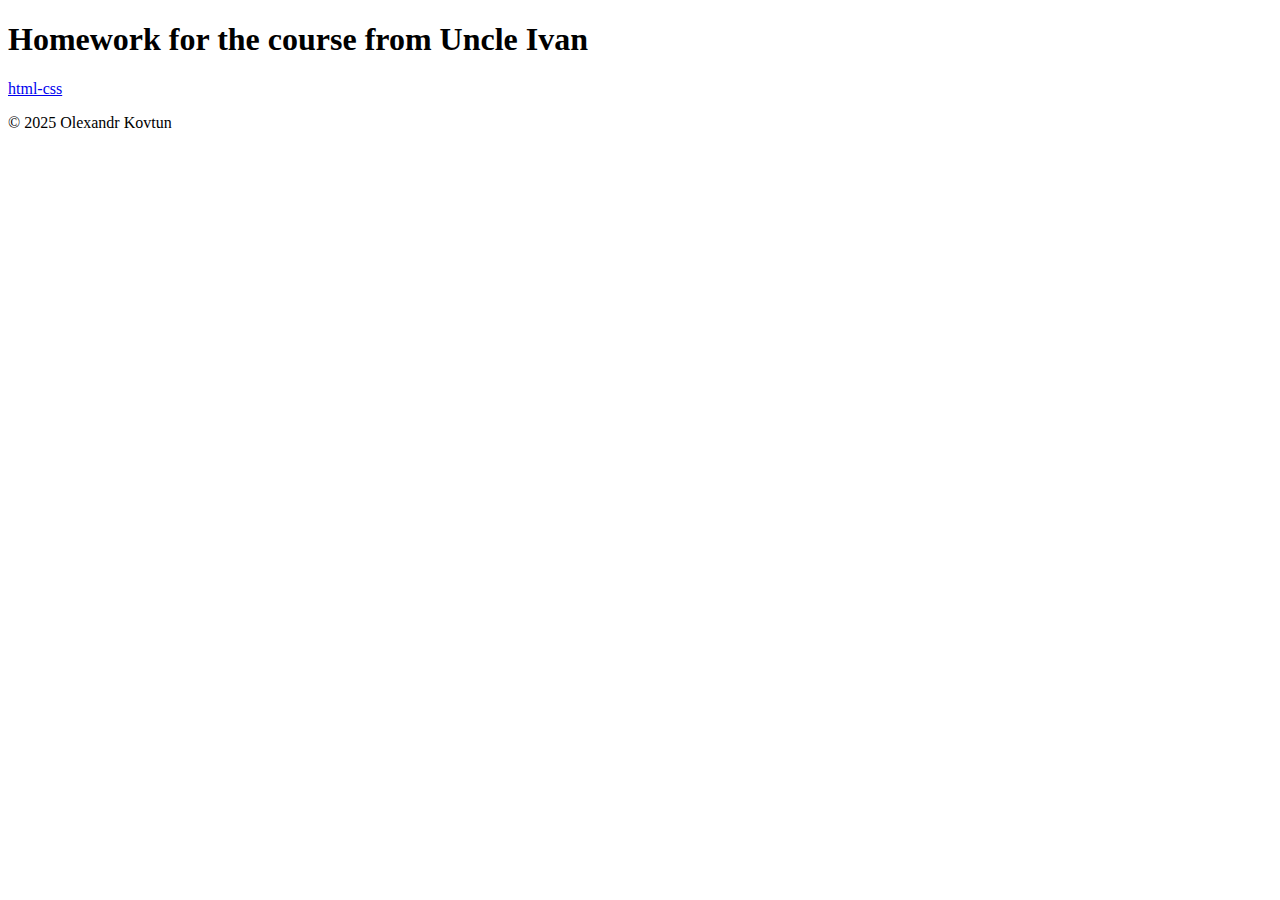
<file: index.html>
<!DOCTYPE html>
<html lang="en">

<head>
    <meta charset="UTF-8">
    <meta name="viewport" content="width=device-width, initial-scale=1.0">
    <title>Main</title>
</head>

<body>
    <header>
        <h1>Homework for the course from Uncle Ivan</h1>
    </header>
    <main>
        <nav>
            <a href="./html-css/index.html">html-css</a>
        </nav>
    </main>
    <footer>
        <p>&copy; 2025 Olexandr Kovtun</p>
    </footer>
</body>

</html>
</file>
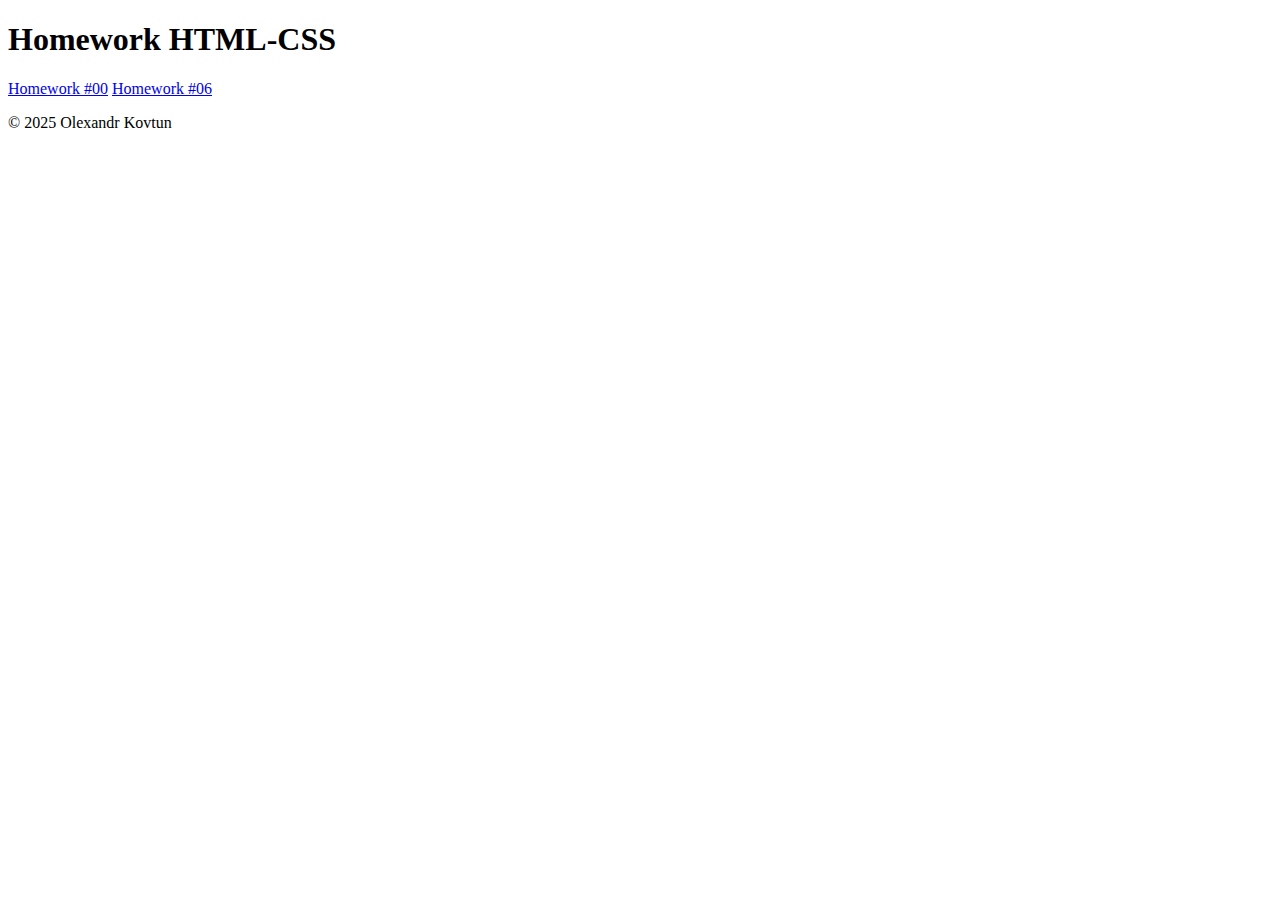
<file: html-css/index.html>
<!DOCTYPE html>
<html lang="en">

<head>
    <meta charset="UTF-8">
    <meta name="viewport" content="width=device-width, initial-scale=1.0">
    <title>Homework html-css</title>
</head>

<body>
    <header>
        <h1>Homework HTML-CSS</h1>
    </header>
    <main>
        <nav>
            <a href="./hw-00/index-hw-00.html">Homework #00</a>
            <a href="./hw-06/index.html">Homework #06</a>
        </nav>
    </main>
    <footer>
        <p>&copy; 2025 Olexandr Kovtun</p>
    </footer>
</body>

</html>
</file>
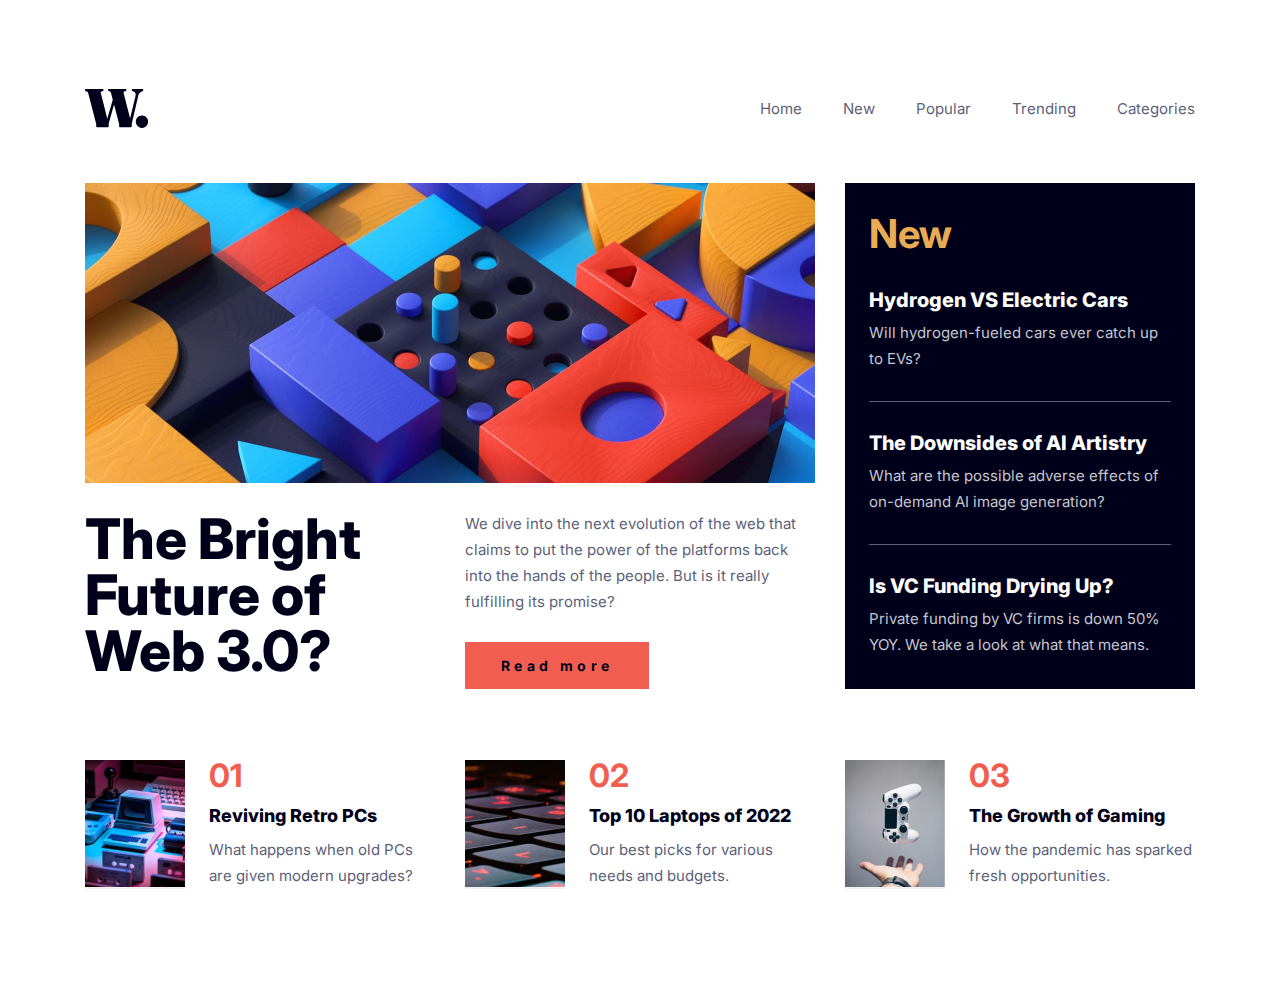
<file: html-css/hw-06/index.html>
<!DOCTYPE html>
<html lang="en">

<head>
  <meta charset="UTF-8">
  <meta name="viewport" content="width=device-width, initial-scale=1.0">
  <link rel="preconnect" href="https://fonts.googleapis.com">
  <link rel="preconnect" href="https://fonts.gstatic.com" crossorigin>
  <link href="https://fonts.googleapis.com/css2?family=Inter:opsz,wght@14..32,100..900&display=swap" rel="stylesheet">
  <link rel="stylesheet" href="./css/style.css">
  <link rel="icon" type="image/png" sizes="32x32" href="./assets/images/favicon-32x32.png">

  <title>Web 3.0</title>
</head>

<body>
  <header class="header">
    <div class="container flx sp-bt center">
      <img src="./assets/images/logo.svg" alt="logo">
      <nav class="flx">
        <a href="#">Home</a>
        <a href="#">New</a>
        <a href="#">Popular</a>
        <a href="#">Trending</a>
        <a href="#">Categories</a>
      </nav>
    </div>
  </header>
  <main class="page">
    <div class="container flx g-30">
      <section class="hero flx col">
        <div class="hero-img">
          <img src="./assets/images/image-web-3-desktop.jpg" alt="Image">
        </div>
        <div class="hero-descr flx">
          <h1>The Bright Future of Web 3.0?</h1>
          <div class="flx col">
            <p> We dive into the next evolution of the web that claims to put the power of the platforms back into the
              hands
              of the people. But is it really fulfilling its promise?</p>
            <a class="btn" href="#">Read more</a>
          </div>
        </div>
      </section>
      <aside class="news">
        <h2>New</h2>
        <ul>
          <li>
            <h3><a href="#">Hydrogen VS Electric Cars</a></h3>
            <p>Will hydrogen-fueled cars ever catch up to EVs?</p>
          </li>
          <li>
            <h3><a href="#">The Downsides of AI Artistry</a></h3>
            <p>What are the possible adverse effects of on-demand AI image generation?</p>
          </li>
          <li>
            <h3><a href="#">Is VC Funding Drying Up?</a></h3>
            <p>Private funding by VC firms is down 50% YOY. We take a look at what that means.</p>
          </li>
        </ul>
      </aside>
    </div>
  </main>
  <footer class="footer">
    <div class="container flx g-30">
      <article class="flx">
        <div class="footer-img">
          <img src="./assets/images/image-retro-pcs.jpg" alt="image">
        </div>
        <div class="footer-descr">
          <div>01</div>
          <h2><a href="#">Reviving Retro PCs</a></h2>
          <p>What happens when old PCs are given modern upgrades?</p>
        </div>
      </article>
      <article class="flx">
        <div class="footer-img">
          <img src="./assets/images/image-top-laptops.jpg" alt="image">
        </div>
        <div class="footer-descr">
          <div>02</div>
          <h2><a href="#">Top 10 Laptops of 2022</a></h2>
          <p>Our best picks for various needs and budgets.</p>
        </div>
      </article>
      <article class="flx">
        <div class="footer-img">
          <img src="./assets/images/image-gaming-growth.jpg" alt="image">
        </div>
        <div class="footer-descr">
          <div>03</div>
          <h2><a href="#">The Growth of Gaming</a></h2>
          <p>How the pandemic has sparked fresh opportunities.</p>
        </div>
      </article>
    </div>
  </footer>
</body>

</html>
</file>
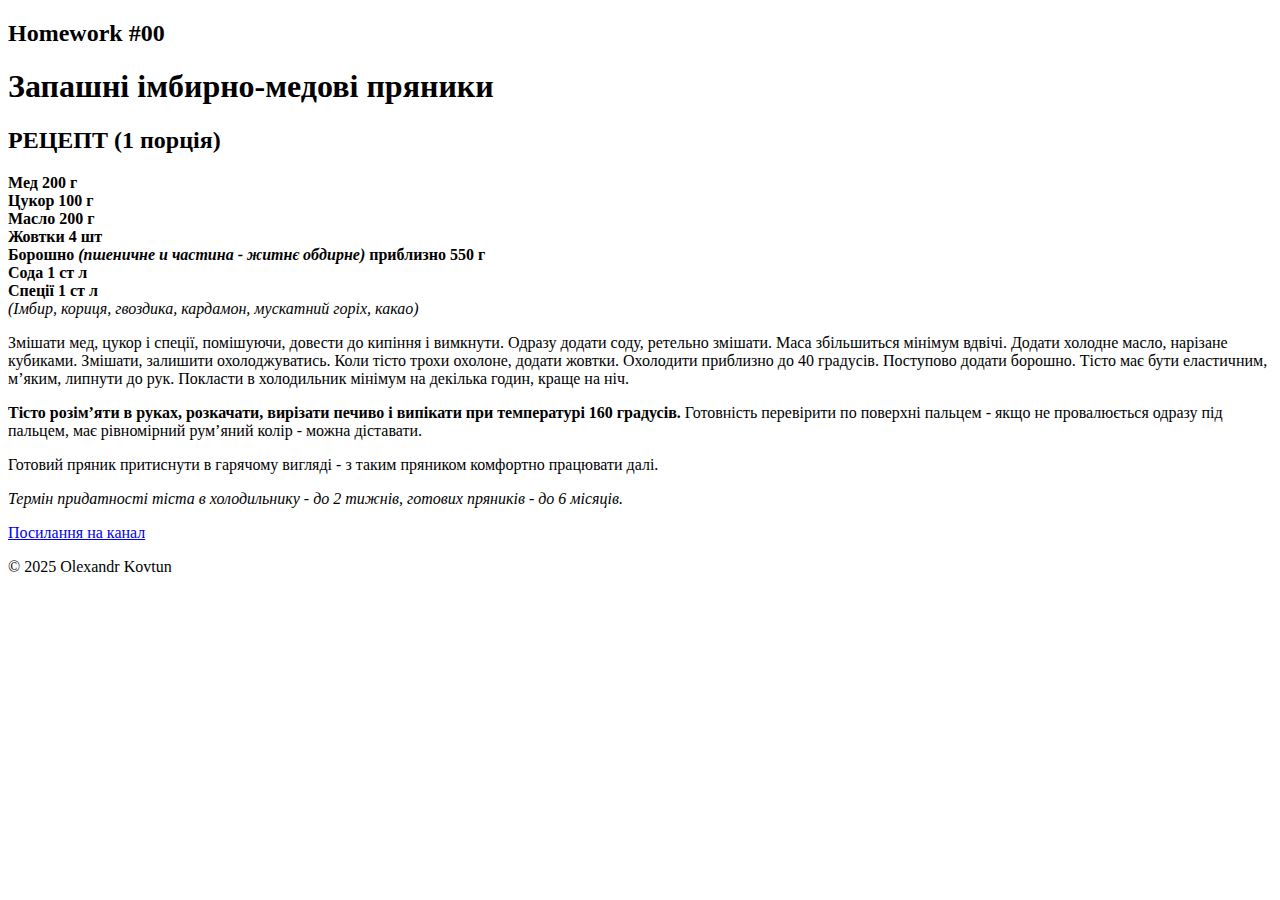
<file: html-css/hw-00/index-hw-00.html>
<!DOCTYPE html>
<html lang="en">

<head>
    <meta charset="UTF-8">
    <meta name="viewport" content="width=device-width, initial-scale=1.0">
    <title>Homework 00</title>
</head>

<body>
    <header>
        <h2>Homework #00</h2>
    </header>
    <main>
        <section>
            <h1>Запашні імбирно-медові пряники</h1>
            <h2>РЕЦЕПТ (1 порція)</h2>
            <div><strong>Мед 200 г</strong></div>
            <div><strong>Цукор 100 г</strong></div>
            <div><strong>Масло 200 г</strong></div>
            <div><strong>Жовтки 4 шт</strong></div>
            <div><strong>Борошно <em>(пшеничне и частина - житнє обдирне)</em> приблизно 550 г</strong></div>
            <div><strong>Сода 1 ст л</strong></div>
            <div><strong>Спеції 1 ст л</strong></div>
            <div><span><em>(Імбир, кориця, гвоздика, кардамон, мускатний горіх, какао)</em></span></div>
            <p>Змішати мед, цукор і спеції, помішуючи, довести до кипіння і вимкнути. Одразу додати соду, ретельно
                змішати.
                Маса збільшиться мінімум вдвічі. Додати холодне масло, нарізане кубиками. Змішати, залишити
                охолоджуватись.
                Коли тісто трохи охолоне, додати жовтки. Охолодити приблизно до 40 градусів. Поступово додати борошно.
                Тісто
                має бути еластичним, м’яким, липнути до рук. Покласти в холодильник мінімум на декілька годин, краще на
                ніч.
            </p>
            <p><b>Тісто розім’яти в руках, розкачати, вирізати печиво і випікати при температурі 160 градусів.</b>
                Готовність перевірити по поверхні пальцем - якщо не провалюється одразу під пальцем, має рівномірний
                рум’яний колір - можна діставати.</p>
            <p>Готовий пряник притиснути в гарячому вигляді - з таким пряником комфортно працювати далі.</p>
            <p><i>Термін придатності тіста в холодильнику - до 2 тижнів, готових пряників - до 6 місяців.</i></p>
            <p><a rel="noreferrer" target="_blank" href="https://www.youtube.com/@sweetsecretsua">Посилання на канал</a>
            </p>
        </section>
    </main>
    <footer>
        <p>&copy; 2025 Olexandr Kovtun</p>
    </footer>

</body>

</html>
</file>
<file: html-css/hw-06/css/style.css>
/* Resset */
@import url("reset.css");

/* Fonts */
.inter-regolar {
    font-family: "Inter";
    font-weight: 400;
    font-style: normal;
}

.inter-bold {
    font-family: "Inter";
    font-weight: 700;
    font-style: normal;
}

.inter-extraBold {
    font-family: "Inter";
    font-weight: 800;
    font-style: normal;
}

/* Variable */
:root {
    /* color-natural */
    --c-white: hsl(36, 100%, 99%);
    --c-silver: hsl(233, 8%, 79%);
    --c-gunmetal: hsl(236, 13%, 42%);
    --c-dark-space-blue: hsl(240, 100%, 5%);
    --c-bacground: #f2f2f2;
    /* color-primery */
    --c-yellow: hsl(35, 77%, 62%);
    --c-light-vermillion: hsl(5, 85%, 63%);
}

/* Style */
body {
    font-family: "Inter", sans-serif;
    font-size: 15px;
    line-height: 1.73;
    font-weight: 400;
    color: var(--c-gunmetal);
}

.container {
    max-width: 1140px;
    margin: 0 auto;
    padding-inline: 15px;
}

.flx {
    display: flex;
    justify-content: space-between;
}

.col {
    flex-direction: column;
}

.sp-bt {
    justify-content: space-between;
}

.center {
    align-items: center;
}

.g-30 {
    gap: 30px;
}

.mb-129 {
    margin-bottom: 129px;
}


.header {
    margin-top: 89px;
    margin-bottom: 55px;

}

.header img {
    max-width: 64px;
    width: 100%;
}

nav {
    gap: 41px;
}

nav a {
    transition: clor .3s ease;
}

nav a:hover {
    color: var(--c-light-vermillion);
}


.page {
    margin-bottom: 71px;
}

.hero {
    gap: 28px;
}

.hero-img {
    width: 100%;
    aspect-ratio: 730/300;
    background-color: var(--c-bacground);
    overflow: hidden;
}

.hero-img img {
    width: 100%;
    object-fit: contain;
}

.hero-descr {
    flex-grow: 1;
    gap: 28px;
}

.hero-descr h1 {
    font-weight: 800;
    font-size: 56px;
    line-height: 1;
    color: var(--c-dark-space-blue);
}

.hero-descr div {
    min-width: 350px;
    width: 100%;
}

.hero-descr p {
    margin-bottom: 14px;
    flex-grow: 1;
}

.hero-descr a {
    align-self: start;
}


.btn {
    font-weight: 700;
    font-size: 14px;
    line-height: 1.7;
    letter-spacing: 4.37px;
    padding: 12px 36px;
    color: var(--c-dark-space-blue);
    background-color: var(--c-light-vermillion);
    transition: .3s ease;
}

.btn:hover {
    color: var(--c-white);
    background-color: var(--c-dark-space-blue);
}

.news {
    max-width: 350px;
    width: 100%;
    background-color: var(--c-dark-space-blue);
    padding: 31px 24px;
}

.news h2 {
    font-weight: 700;
    font-size: 40px;
    line-height: 40px;
    color: var(--c-yellow);
    margin-bottom: 5px;
}

.news a {
    font-weight: 800;
    font-size: 20px;
    line-height: 24px;
    color: var(--c-white);
    margin-bottom: 8px;
    transition: clor .3s ease;
}

.news a:hover {
    color: var(--c-yellow);
}

.news p {
    line-height: 26px;
    color: var(--c-silver);
}

.news li:not(:last-child) {
    border-bottom: 1px solid var(--c-gunmetal);
    padding-block: 29px;
}

.news li:last-child {
    padding-top: 29px;
}

.footer {
    margin-bottom: 129px;
}

.footer article {
    gap: 24px;
    max-width: 350px;
    width: 100%;
}

.footer-img {
    max-width: 100px;
    width: 100%;
    aspect-ratio: 100/127;
    background-color: var(--c-bacground);
    overflow: hidden;
}

.footer-img img {
    width: 100%;
    object-fit: contain;
}

.footer-descr div {
    font-weight: 700;
    font-size: 32px;
    line-height: 1;
    color: var(--c-light-vermillion);
    margin-bottom: 12px;
}

.footer-descr a {
    font-weight: 800;
    font-size: 18px;
    line-height: 1.33;
    color: var(--c-dark-space-blue);
    margin-bottom: 9px;
    transition: clor .3s ease;

}

.footer-descr a:hover {
    color: var(--c-light-vermillion);
}
</file>
